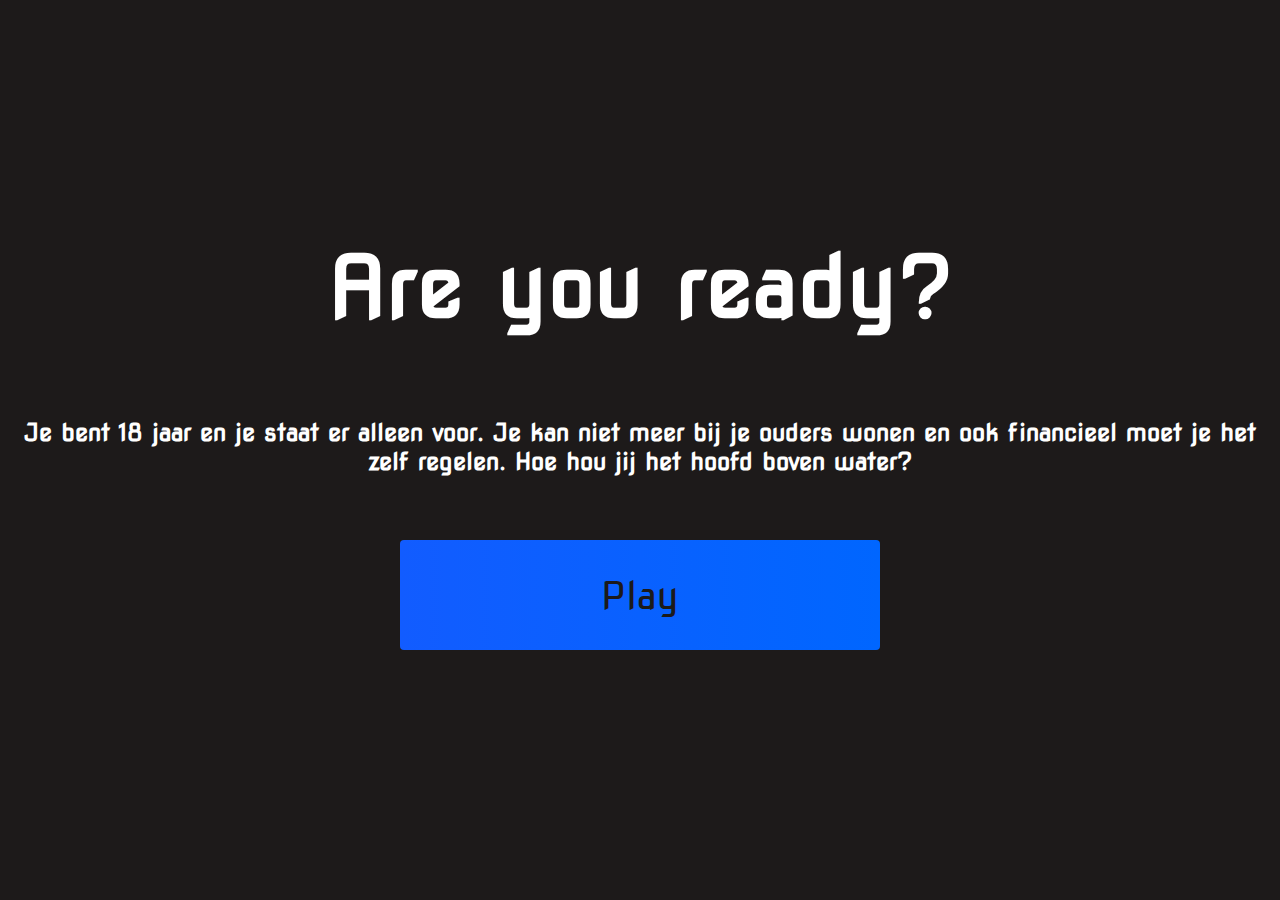
<file: index.html>
<!doctype html>
<html lang="en">

<head>
  <meta charset="utf-8">
  <title>financiele onafhankelijkheid</title>
  <meta name="viewport" content="width=device-width, initial-scale=1">

  <link rel="stylesheet" href="style.css">
</head> 

<body>
<div class="container">
    <div id="home" class="flex-column flex-center">
        <h1>Are you ready?</h1>
        <h3>Je bent 18 jaar en je staat er alleen voor. Je kan niet meer bij je ouders wonen en ook financieel moet je het zelf regelen. Hoe hou jij het hoofd boven water?</h3>
        <a href="./spelregels.html" class="btn">Play</a>
    </div>
</div>
</body>
</html>
</file>
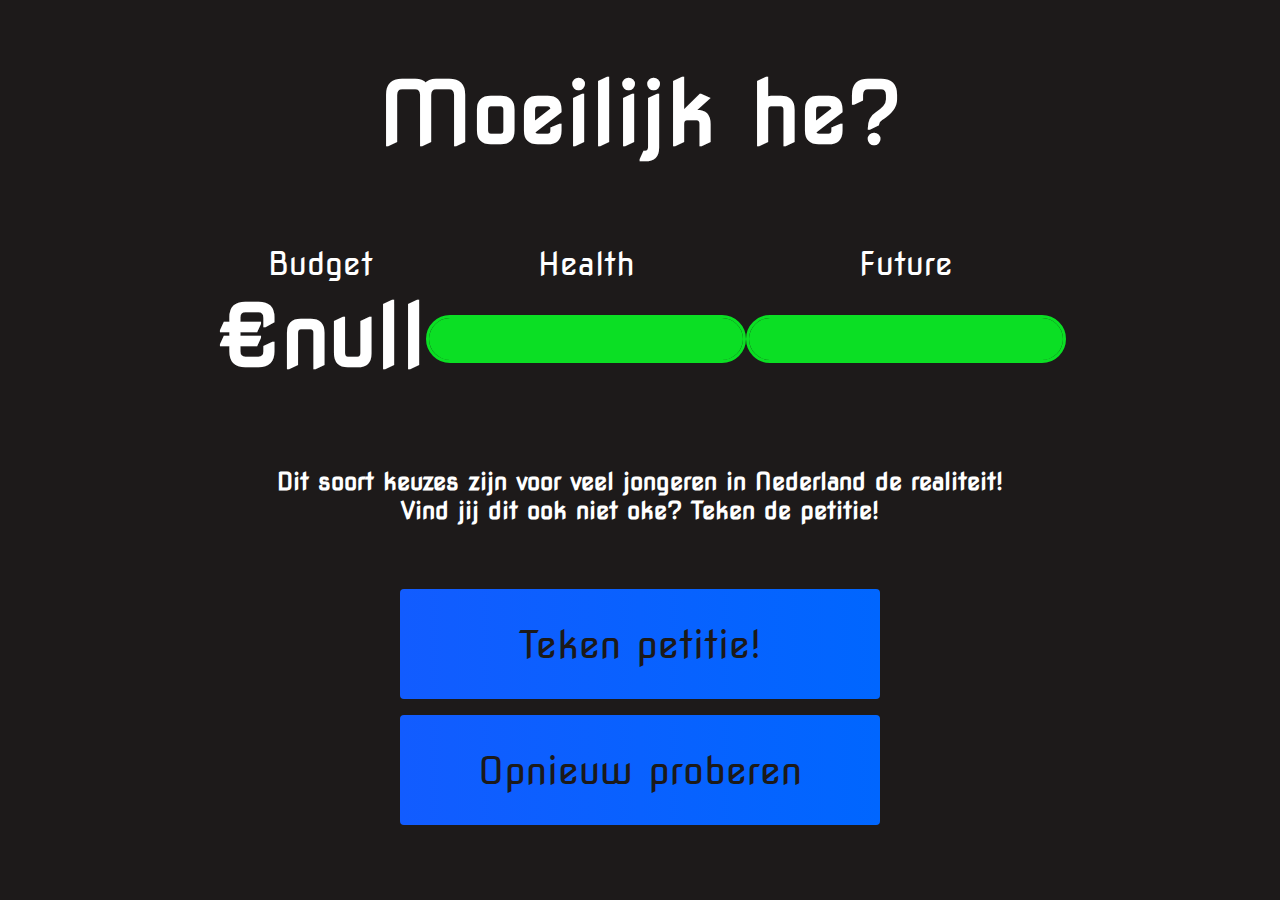
<file: end.html>
<!doctype html>
<html lang="en">

<head>
  <meta charset="utf-8">
  <title>financiele onafhankelijkheid</title>
  <meta name="viewport" content="width=device-width, initial-scale=1">

  <link rel="stylesheet" href="style.css">
  <link rel="stylesheet" href="game.css">

</head> 

<body>
<div class="container">
    <div id="home" class="flex-column flex-center">
        <h1>Moeilijk he?</h1>
        <div id="hud">
            <div class="hud-item">
                <p class="hud-prefix">
                    Budget
                </p>
                <h1 class="hud-main-text" id="score"> 
                    €1000
                </h1>
            </div>
            <div class="hud-item">
                <p class="hud-prefix">
                    Health
                </p>
                <div id="progressBar">
                    <div id="healthBarFull"></div>
                </div>
            </div>
            <div class="hud-item">
                <p class="hud-prefix">
                    Future
                </p>
                <div id="progressBar">
                    <div id="futureBarFull"></div>
                </div>
            </div>
        </div>
        <h3>Dit soort keuzes zijn voor veel jongeren in Nederland de realiteit!<br>
            Vind jij dit ook niet oke? Teken de petitie!</h3> 
        <a href="https://www.youngandunited.nl/jeugdloon" class="btn">Teken petitie!</a>
        <a href="./spelregels.html" class="btn">Opnieuw proberen</a>

    </div>
</div>
<script src="end.js"></script>
</body>
</html>
</file>
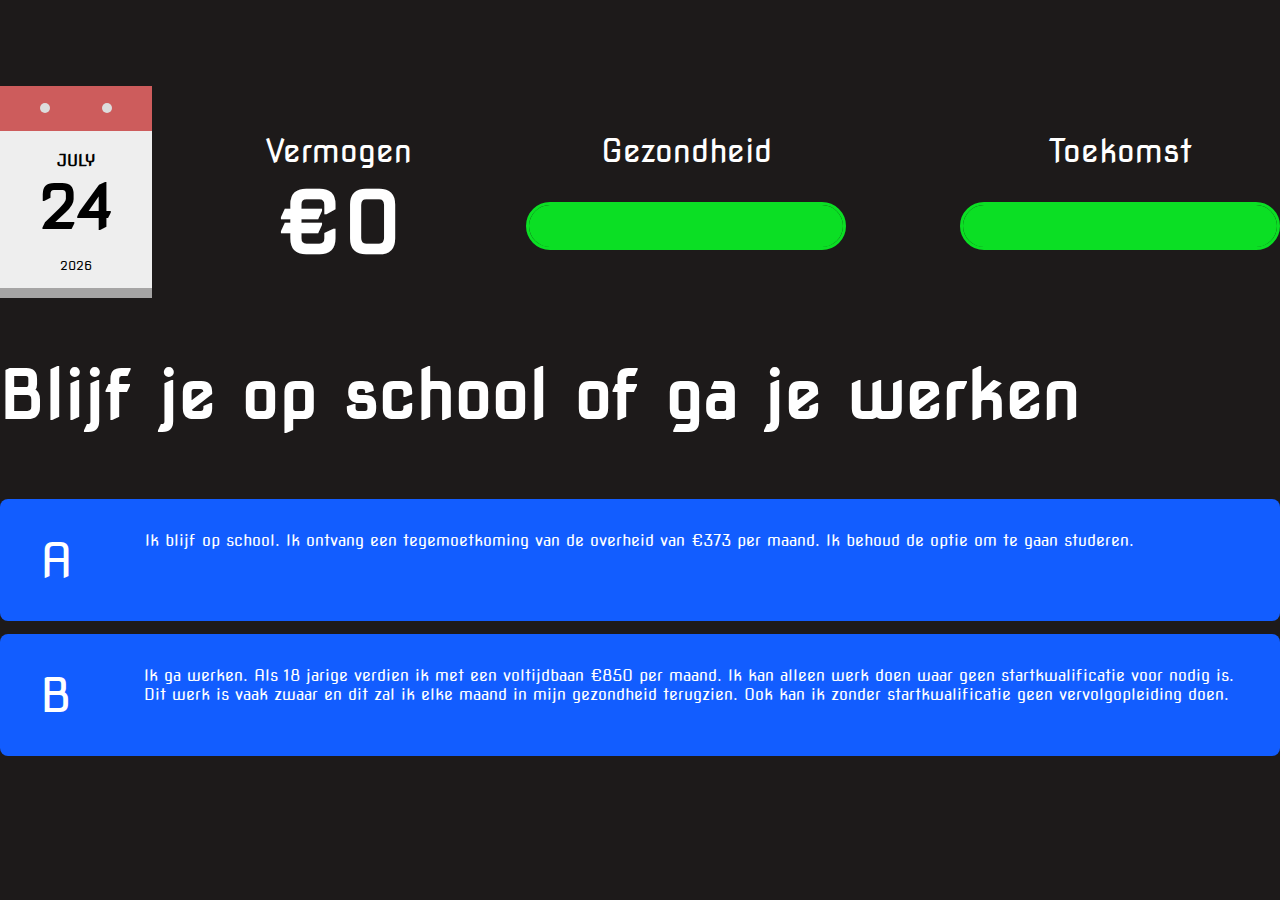
<file: game.html>
<!doctype html>
<html lang="en">

<head>
  <meta charset="utf-8">
  <title>financiele onafhankelijkheid</title>
  <meta name="viewport" content="width=device-width, initial-scale=1">

  <link rel="stylesheet" href="style.css">
  <link rel="stylesheet" href="game.css">
</head> 

<body>
    <div class="container">
        <div id="game" class="justify-center flex-column">
            
            <div id="hud">
                <div class="hud-item">
                    <div class="loader-wrapper">
                        <div class="calendar">
                            <div class="pages"></div>
                        </div>
                    </div>
                </div>
                <div class="hud-item">
                    <p class="hud-prefix">
                        Vermogen
                    </p>
                    <h1 class="hud-main-text" id="score"> 
                        €0
                    </h1>
                </div>
                <div class="hud-item">
                    <p class="hud-prefix">
                        Gezondheid
                    </p>
                    <div id="progressBar">
                        <div id="healthBarFull"></div>
                    </div>
                </div>
                <div class="hud-item">
                    <p class="hud-prefix">
                        Toekomst
                    </p>
                    <div id="progressBar">
                        <div id="futureBarFull"></div>
                    </div>
                </div>
            </div>
            <h2 id="question"> Komt hier een vraag?  </h2>
            <div class="choice-container">
                <p class="choice-prefix">A</p>
                <p class="choice-text" data-number="1">choice</p>
            </div>
            <div class="choice-container">
                <p class="choice-prefix">B</p>
                <p class="choice-text" data-number="2">choice</p>
            </div>
        </div>
    </div>
    <script src="game.js"></script>
</body>
</html>
</file>
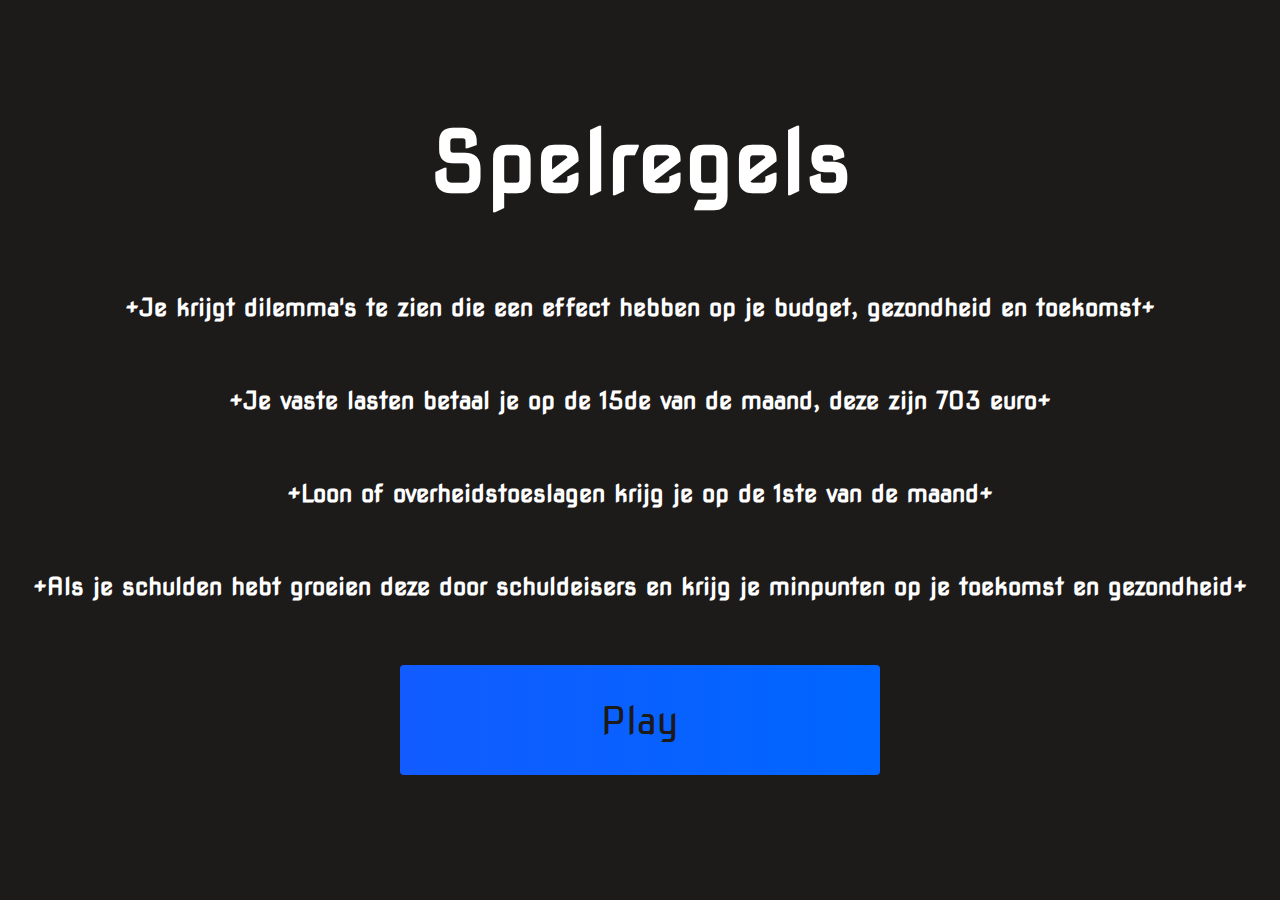
<file: spelregels.html>
<!doctype html>
<html lang="en">

<head>
  <meta charset="utf-8">
  <title>financiele onafhankelijkheid</title>
  <meta name="viewport" content="width=device-width, initial-scale=1">

  <link rel="stylesheet" href="style.css">
</head> 

<body>
<div class="container">
    <div id="home" class="flex-column flex-center">
        <h1>Spelregels</h1>
        <h3>+Je krijgt dilemma's te zien die een effect hebben op je budget, gezondheid en toekomst+</h3>
        <h3>+Je vaste lasten betaal je op de 15de van de maand, deze zijn 703 euro+</h3>
        <h3>+Loon of overheidstoeslagen krijg je op de 1ste van de maand+</h3>
        <h3>+Als je schulden hebt groeien deze door schuldeisers en krijg je minpunten op je toekomst en gezondheid+</h3>

        <a href="./game.html" class="btn">Play</a>
    </div>
</div>
</body>
</html>
</file>
<file: style.css>
@import url('https://fonts.googleapis.com/css2?family=Nova+Square&display=swap');

:root {
    background-color: rgb(29, 26, 26);
}

* {
    box-sizing: border-box;
    margin: 0;
    padding: 0;
    /* font-size: 62.5%; */
    font-family: 'Nova square', cursive;
}

h1 {
    font-size: 5.4rem;
    color: #fff;
    margin-bottom: 5rem
}

h2 {
    font-size: 4.2rem;
    margin-bottom: 4rem;
}

h3 {
    font-size: 1.5rem;
    color: #fff;
    margin-bottom: 4rem;
    text-align: center;
}

.container {
    width: 100vw;
    height: 100vh;
    display: flex;
    justify-content: center;
    align-items: center;
    max-width: 80rem;
    margin: 0 auto;
}

.flex-column{
    display: flex;
    flex-direction: column
}

.flex-center {
    justify-content: center;
    align-items: center;
}

.justify-center {
    justify-content: center;
}

.text-center {
    text-align: center;
}

.hidden {
    display: none;
}

.btn {
    font-size: 2.4rem;
    padding: 2rem 0;
    width: 30rem;
    text-align: center;
    margin-bottom: 1rem;
    text-decoration: none;
    color: rgb(28,26,26);
    background: linear-gradient(90deg, rgb(18, 92, 255) 0%, rgb(0, 102, 255) 100%);
    border-radius: 4px;
}

.btn:hover {
    cursor: pointer;
    box-shadow: 0 0.4rem 1.4rem 0 rgba(8, 114, 244, 06);
    transition: transform 150ms;
    transform: scale(1.03);
}

.btn[disabled]:hover {
    cursor: not-allowed;
    box-shadow: none;
    transform: none;
}
</file>
<file: game.css>
body {
    color: #fff;

}

.choice-container {
    display: flex;
    margin-bottom: 0.8rem;
    width: 100%;
    border-radius: 8px;
    background: rgb(18, 93, 255);
    font-size: 3rem;
    min-width: 80rem;
}

.choice-container:hover {
    cursor: pointer;
    box-shadow: 0 0.4rem 1.4rem 0 rgba(6, 103, 247, 05);
    transform: scale(1.02);
    transform: transform 100ms;

}

.choice-prefix {
    padding: 2rem 2.5rem;
    color: white;
}

.choice-text{
    padding: 2rem;
    font-size: 1rem;
    width: 100%;
}

/* heads up display */
#hud {
    display: flex;
    justify-content: space-between;

}

.hud-prefix {
    text-align: center;
    font-size: 2rem;
}

.hud-main-text {
    text-align: center;

}

#progressBar{
    width: 20rem;
    height: 3rem;
    border: 0.2rem solid rgb(11, 223, 36);
    margin-top: 2rem;
    border-radius: 50px;
    overflow: hidden;
}

#healthBarFull {
    height: 100%;
    background: rgb(11,223,36);
    width: 100%;
}

#futureBarFull {
    height: 100%;
    Background: rgb(11,223,36);
    width: 100%;
}

.calendar {
	position: relative;
	width: 152px;
	cursor: default;
	-webkit-user-select: none;
	-moz-user-select: none;
	-ms-user-select: none;
	user-select: none;
}
.calendar::before,
.calendar::after {
	content: '';
	position: absolute;
	top: -28px;
	left: 40px;
	width: 10px;
	height: 10px;
	border-radius: 5px;
	background: #ddd;
	z-index: 3;
}
.calendar::after {
	left: initial;
	right: 40px;
}
.pages {
	position: relative;
	text-align: center;
	background: #eee;
	box-shadow: 0 10px 0 0px #a5a4a4;
}
.pages::before {
	content: '';
	position: absolute;
	width: 100%;
	height: 45px;
	background: indianred;
	bottom: 100%;
	left: 0;
	z-index: 2;
}
.page {
	position: relative;
	padding: 20px 30px 15px;
	background: #eee;
}
.month,
.day-name {
    color: black;
	text-transform: uppercase;
	font-weight: 600;
}
.day {
    color: black;
	font-size: 60px;
	font-weight: 700;
	margin: 0 0 15px;
}
.year {
    color: black;
	font-size: 12px;
}


@media screen and (max-width: 768px) {
    .choice-container {
        min-width: 40rem;
    }
}
</file>
